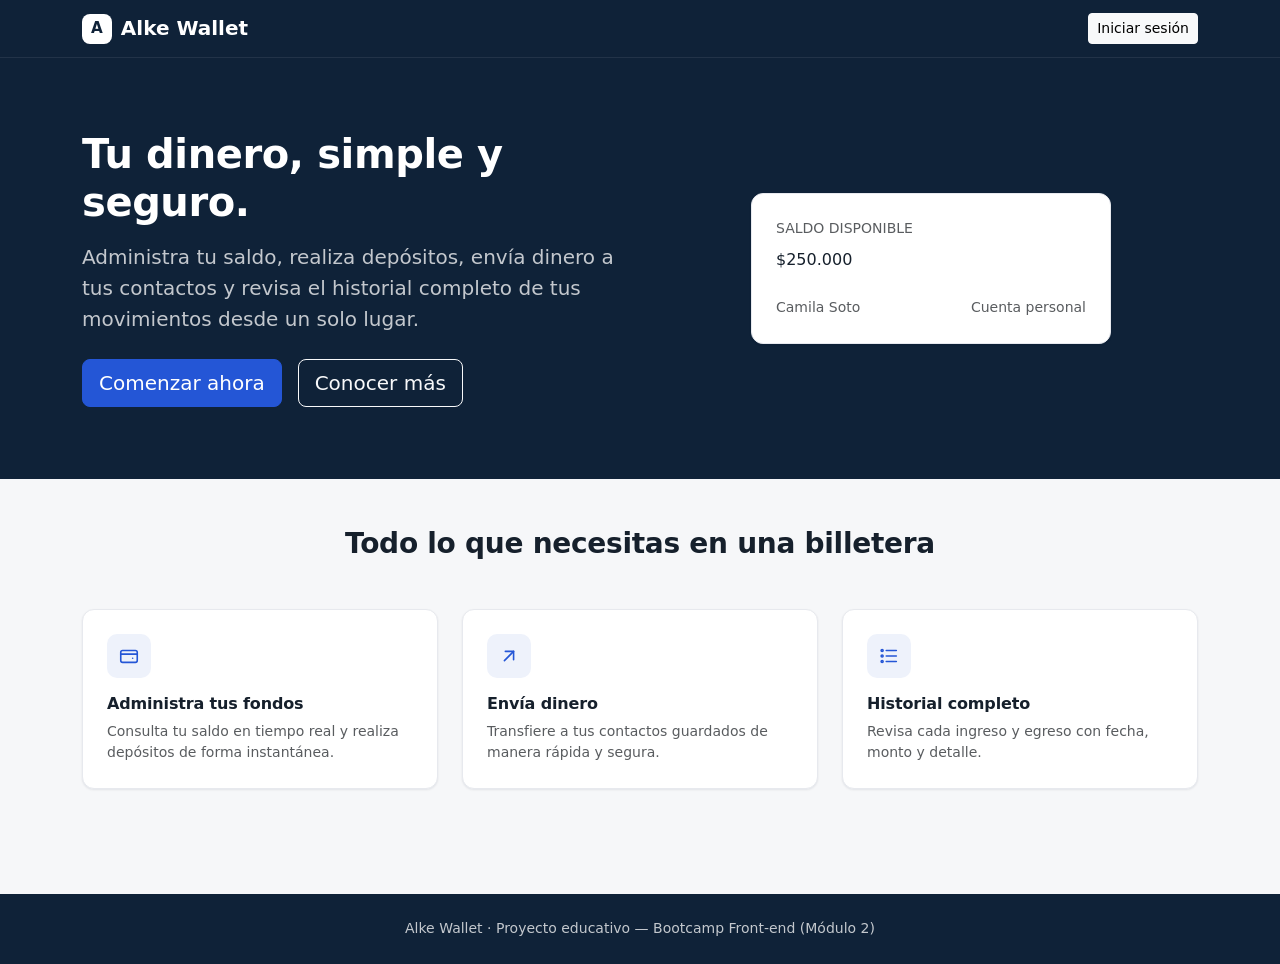
<file: index.html>
<!DOCTYPE html>
<html lang="es">
<head>
  <meta charset="UTF-8" />
  <meta name="viewport" content="width=device-width, initial-scale=1.0" />
  <meta name="description" content="Alke Wallet: billetera digital segura para administrar tus fondos, enviar dinero y revisar tus movimientos." />
  <title>Alke Wallet — Tu billetera digital</title>

  <link
    href="https://cdn.jsdelivr.net/npm/bootstrap@5.3.3/dist/css/bootstrap.min.css"
    rel="stylesheet"
    integrity="sha384-QWTKZyjpPEjISv5WaRU9OFeRpok6YctnYmDr5pNlyT2bRjXh0JMhjY6hW+ALEwIH"
    crossorigin="anonymous"
  />
  <link rel="stylesheet" href="css/styles.css" />
</head>
<body>
  <header>
    <nav class="navbar navbar-expand-lg panel-dark navbar-dark">
      <div class="container">
        <a class="navbar-brand brand-logo" href="index.html">
          <span class="brand-mark">A</span> Alke Wallet
        </a>
        <a href="login.html" class="btn btn-light btn-sm">Iniciar sesión</a>
      </div>
    </nav>
  </header>

  <main>
    <section class="panel-dark">
      <div class="container py-5">
        <div class="row align-items-center g-5 py-4">
          <div class="col-lg-6">
            <h1 class="display-6 fw-semibold">Tu dinero, simple y seguro.</h1>
            <p class="lead opacity-75 mt-3">
              Administra tu saldo, realiza depósitos, envía dinero a tus contactos
              y revisa el historial completo de tus movimientos desde un solo lugar.
            </p>
            <div class="d-flex gap-3 mt-4">
              <a href="login.html" class="btn btn-brand btn-lg">Comenzar ahora</a>
              <a href="#features" class="btn btn-outline-light btn-lg">Conocer más</a>
            </div>
          </div>
          <div class="col-lg-6">
            <div class="card-soft mx-auto p-4" style="max-width: 360px; color: var(--text);">
              <p class="text-uppercase small text-muted mb-2">Saldo disponible</p>
              <p class="balance-amount mb-4">$250.000</p>
              <div class="d-flex justify-content-between text-muted small">
                <span>Camila Soto</span>
                <span>Cuenta personal</span>
              </div>
            </div>
          </div>
        </div>
      </div>
    </section>

    <section id="features" class="container py-5">
      <h2 class="h3 fw-semibold text-center mb-5">Todo lo que necesitas en una billetera</h2>
      <div class="row g-4">
        <div class="col-md-4">
          <div class="card-soft p-4 h-100">
            <span class="icon-box mb-3">
              <svg viewBox="0 0 24 24" width="22" height="22" fill="none" stroke="currentColor" stroke-width="1.75" stroke-linecap="round" stroke-linejoin="round" aria-hidden="true">
                <rect x="3" y="6" width="18" height="13" rx="2" /><path d="M3 10h18" /><path d="M16 14.5h.01" />
              </svg>
            </span>
            <h3 class="h6 fw-semibold">Administra tus fondos</h3>
            <p class="text-muted small mb-0">Consulta tu saldo en tiempo real y realiza depósitos de forma instantánea.</p>
          </div>
        </div>
        <div class="col-md-4">
          <div class="card-soft p-4 h-100">
            <span class="icon-box mb-3">
              <svg viewBox="0 0 24 24" width="22" height="22" fill="none" stroke="currentColor" stroke-width="1.75" stroke-linecap="round" stroke-linejoin="round" aria-hidden="true">
                <line x1="7" y1="17" x2="17" y2="7" /><polyline points="8 7 17 7 17 16" />
              </svg>
            </span>
            <h3 class="h6 fw-semibold">Envía dinero</h3>
            <p class="text-muted small mb-0">Transfiere a tus contactos guardados de manera rápida y segura.</p>
          </div>
        </div>
        <div class="col-md-4">
          <div class="card-soft p-4 h-100">
            <span class="icon-box mb-3">
              <svg viewBox="0 0 24 24" width="22" height="22" fill="none" stroke="currentColor" stroke-width="1.75" stroke-linecap="round" stroke-linejoin="round" aria-hidden="true">
                <line x1="9" y1="6" x2="20" y2="6" /><line x1="9" y1="12" x2="20" y2="12" /><line x1="9" y1="18" x2="20" y2="18" />
                <circle cx="4.5" cy="6" r="1.1" /><circle cx="4.5" cy="12" r="1.1" /><circle cx="4.5" cy="18" r="1.1" />
              </svg>
            </span>
            <h3 class="h6 fw-semibold">Historial completo</h3>
            <p class="text-muted small mb-0">Revisa cada ingreso y egreso con fecha, monto y detalle.</p>
          </div>
        </div>
      </div>
    </section>
  </main>

  <footer class="panel-dark text-center py-4">
    <div class="container small opacity-75">
      <p class="mb-0">Alke Wallet · Proyecto educativo — Bootcamp Front-end (Módulo 2)</p>
    </div>
  </footer>

  <script
    src="https://cdn.jsdelivr.net/npm/bootstrap@5.3.3/dist/js/bootstrap.bundle.min.js"
    integrity="sha384-YvpcrYf0tY3lHB60NNkmXc5s9fDVZLESaAA55NDzOxhy9GkcIdslK1eN7N6jIeHz"
    crossorigin="anonymous"
  ></script>
</body>
</html>
</file>
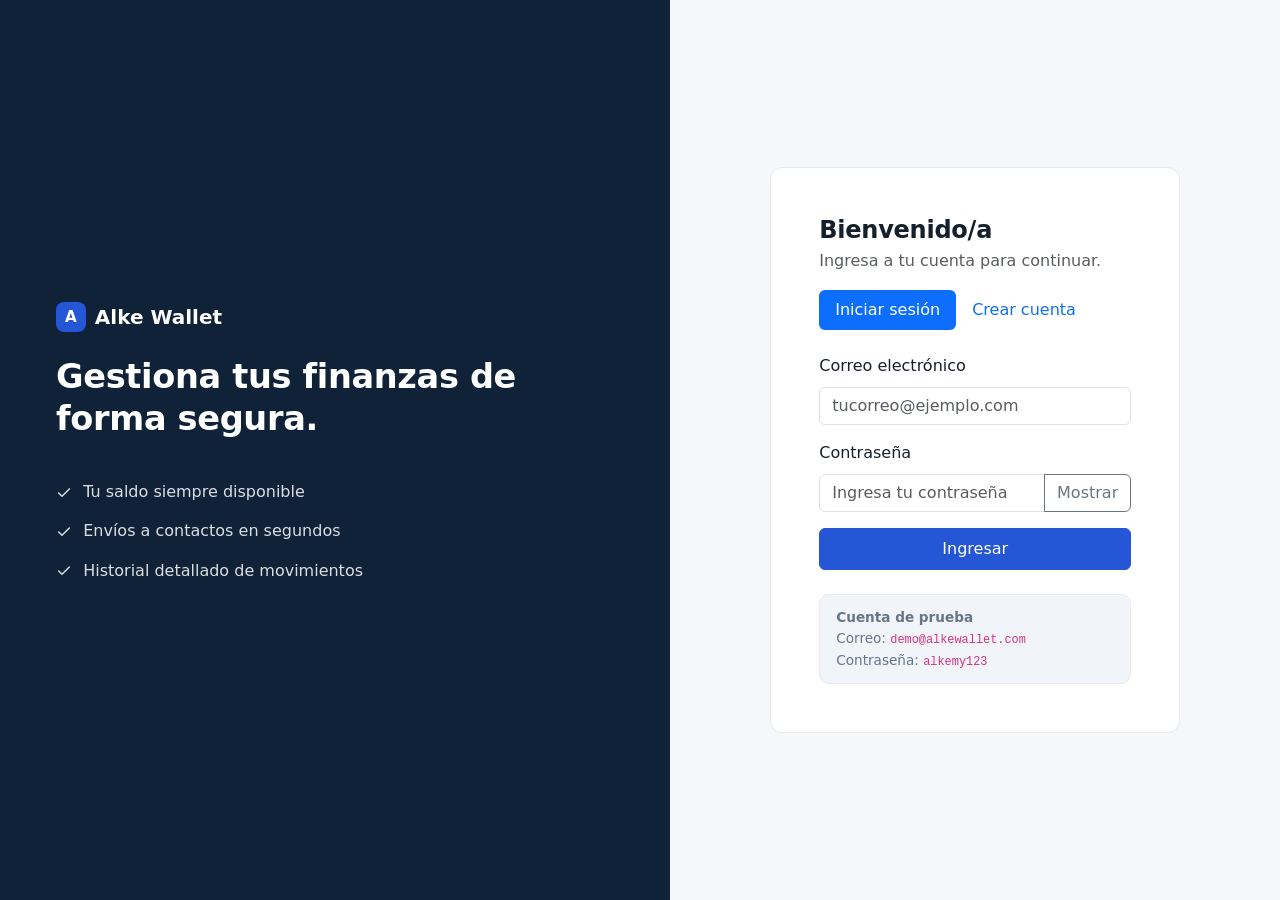
<file: deposit.html>
<!DOCTYPE html>
<html lang="es">
<head>
  <meta charset="UTF-8" />
  <meta name="viewport" content="width=device-width, initial-scale=1.0" />
  <meta name="description" content="Realiza un depósito de fondos en tu cuenta Alke Wallet." />
  <title>Depositar — Alke Wallet</title>

  <link
    href="https://cdn.jsdelivr.net/npm/bootstrap@5.3.3/dist/css/bootstrap.min.css"
    rel="stylesheet"
    integrity="sha384-QWTKZyjpPEjISv5WaRU9OFeRpok6YctnYmDr5pNlyT2bRjXh0JMhjY6hW+ALEwIH"
    crossorigin="anonymous"
  />
  <link rel="stylesheet" href="css/styles.css" />
</head>
<body>
  <header>
    <nav class="navbar navbar-expand-lg panel-dark navbar-dark sticky-top">
      <div class="container">
        <a class="navbar-brand brand-logo" href="menu.html">
          <span class="brand-mark">A</span> Alke Wallet
        </a>
        <button class="navbar-toggler" type="button" data-bs-toggle="collapse"
          data-bs-target="#mainNav" aria-controls="mainNav" aria-expanded="false"
          aria-label="Abrir menú de navegación">
          <span class="navbar-toggler-icon"></span>
        </button>
        <div class="collapse navbar-collapse" id="mainNav">
          <ul class="navbar-nav me-auto mb-2 mb-lg-0">
            <li class="nav-item"><a class="nav-link" href="menu.html">Inicio</a></li>
            <li class="nav-item"><a class="nav-link active" aria-current="page" href="deposit.html">Depositar</a></li>
            <li class="nav-item"><a class="nav-link" href="withdraw.html">Retirar</a></li>
            <li class="nav-item"><a class="nav-link" href="sendmoney.html">Enviar dinero</a></li>
            <li class="nav-item"><a class="nav-link" href="transactions.html">Movimientos</a></li>
          </ul>
          <div class="d-flex align-items-center gap-3">
            <span class="text-white-50">Hola, <strong class="text-white" data-user-name>Usuario</strong></span>
            <button id="logoutBtn" type="button" class="btn btn-outline-light btn-sm">Salir</button>
          </div>
        </div>
      </div>
    </nav>
  </header>

  <main class="container py-4 py-lg-5">
    <nav aria-label="breadcrumb">
      <ol class="breadcrumb">
        <li class="breadcrumb-item"><a href="menu.html">Inicio</a></li>
        <li class="breadcrumb-item active" aria-current="page">Depositar</li>
      </ol>
    </nav>

    <div class="row g-4 justify-content-center">
      <div class="col-lg-7">
        <div class="card-soft p-4 p-md-5">
          <h1 class="h4 fw-bold mb-1">Realizar un depósito</h1>
          <p class="text-muted">Agrega fondos a tu billetera de forma instantánea.</p>

          <div class="panel-dark rounded-3 p-3 mb-4 d-flex justify-content-between align-items-center">
            <span class="opacity-75">Saldo actual</span>
            <span class="h4 mb-0 fw-bold" id="currentBalance">$0</span>
          </div>

          <div id="depositAlert" class="alert d-none" role="alert"></div>

          <form id="depositForm" novalidate>
            <div class="mb-3">
              <label for="depositAmount" class="form-label">Monto a depositar</label>
              <div class="input-group">
                <span class="input-group-text">$</span>
                <input type="number" class="form-control" id="depositAmount"
                  placeholder="0" min="1" step="1" required />
                <div class="invalid-feedback">Ingresa un monto válido mayor a cero.</div>
              </div>
            </div>

            <div class="mb-3 d-flex flex-wrap gap-2" id="quickAmounts">
              <button type="button" class="btn btn-outline-secondary btn-sm" data-amount="10000">+ $10.000</button>
              <button type="button" class="btn btn-outline-secondary btn-sm" data-amount="20000">+ $20.000</button>
              <button type="button" class="btn btn-outline-secondary btn-sm" data-amount="50000">+ $50.000</button>
              <button type="button" class="btn btn-outline-secondary btn-sm" data-amount="100000">+ $100.000</button>
            </div>

            <div class="mb-4">
              <label for="depositConcept" class="form-label">Concepto (opcional)</label>
              <input type="text" class="form-control" id="depositConcept"
                placeholder="Ej: Recarga mensual" maxlength="60" />
            </div>

            <div class="d-flex gap-2">
              <button type="submit" class="btn btn-brand py-2 px-4">Realizar depósito</button>
              <a href="menu.html" class="btn btn-light py-2 px-4">Cancelar</a>
            </div>
          </form>
        </div>
      </div>
    </div>
  </main>

  <script
    src="https://cdn.jsdelivr.net/npm/bootstrap@5.3.3/dist/js/bootstrap.bundle.min.js"
    integrity="sha384-YvpcrYf0tY3lHB60NNkmXc5s9fDVZLESaAA55NDzOxhy9GkcIdslK1eN7N6jIeHz"
    crossorigin="anonymous"
  ></script>
  <script
    src="https://code.jquery.com/jquery-3.7.1.min.js"
    integrity="sha256-/JqT3SQfawRcv/BIHPThkBvs0OEvtFFmqPF/lYI/Cxo="
    crossorigin="anonymous"
  ></script>
  <script src="js/store.js"></script>
  <script src="js/utils.js"></script>
  <script src="js/session.js"></script>
  <script src="js/deposit.js"></script>
</body>
</html>
</file>
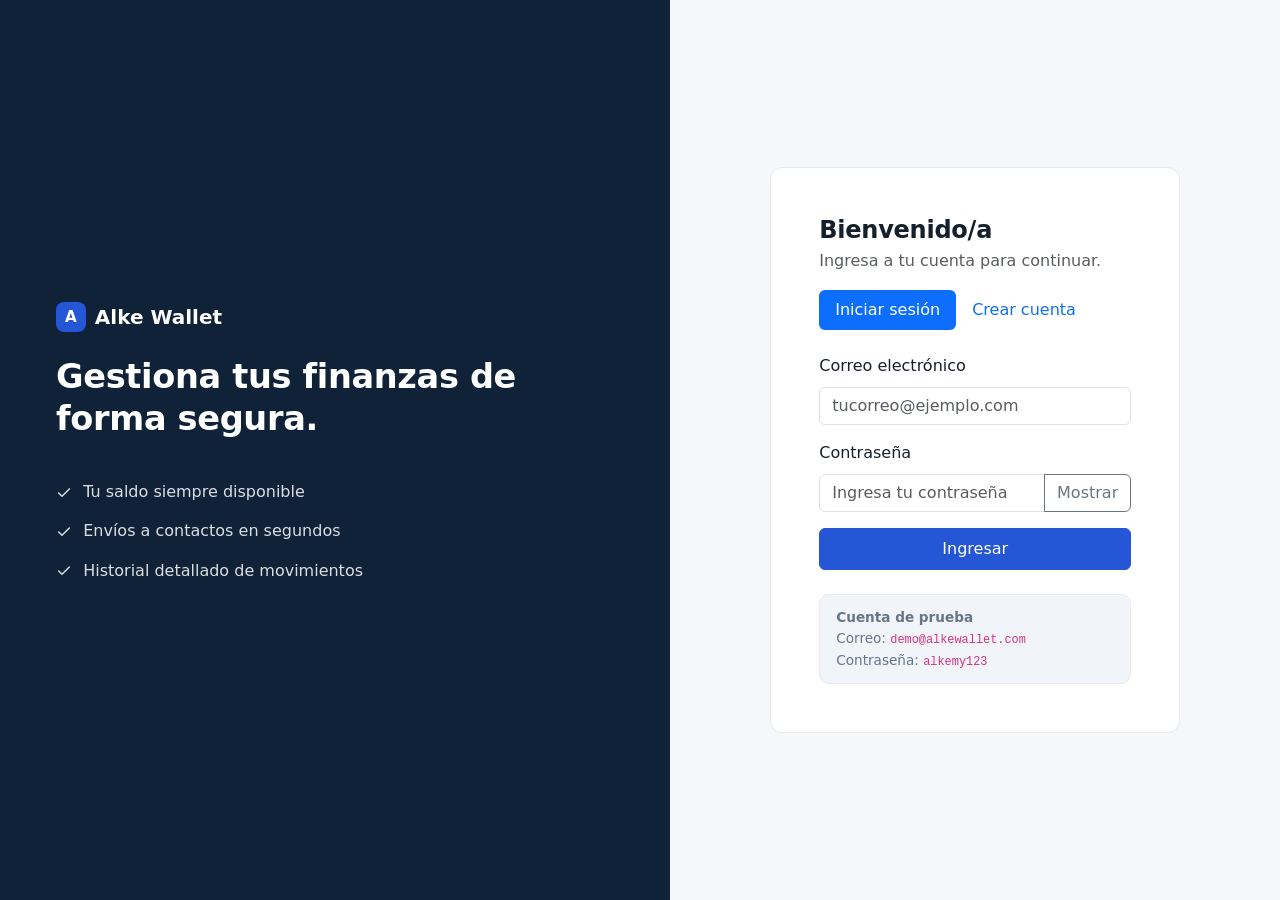
<file: login.html>
<!DOCTYPE html>
<html lang="es">
<head>
  <meta charset="UTF-8" />
  <meta name="viewport" content="width=device-width, initial-scale=1.0" />
  <meta name="description" content="Inicia sesión o crea tu cuenta en Alke Wallet." />
  <title>Iniciar sesión — Alke Wallet</title>

  <link
    href="https://cdn.jsdelivr.net/npm/bootstrap@5.3.3/dist/css/bootstrap.min.css"
    rel="stylesheet"
    integrity="sha384-QWTKZyjpPEjISv5WaRU9OFeRpok6YctnYmDr5pNlyT2bRjXh0JMhjY6hW+ALEwIH"
    crossorigin="anonymous"
  />
  <link rel="stylesheet" href="css/styles.css" />
</head>
<body>
  <div class="auth-wrapper">
    <aside class="auth-aside panel-dark">
      <a href="index.html" class="brand-logo h5 text-white text-decoration-none mb-4">
        <span class="brand-mark">A</span> Alke Wallet
      </a>
      <h1>Gestiona tus finanzas de forma segura.</h1>
      <ul class="feature-list">
        <li>
          <svg viewBox="0 0 24 24" width="16" height="16" fill="none" stroke="currentColor" stroke-width="2.2" stroke-linecap="round" stroke-linejoin="round" aria-hidden="true"><polyline points="20 6 9 17 4 12" /></svg>
          Tu saldo siempre disponible
        </li>
        <li>
          <svg viewBox="0 0 24 24" width="16" height="16" fill="none" stroke="currentColor" stroke-width="2.2" stroke-linecap="round" stroke-linejoin="round" aria-hidden="true"><polyline points="20 6 9 17 4 12" /></svg>
          Envíos a contactos en segundos
        </li>
        <li>
          <svg viewBox="0 0 24 24" width="16" height="16" fill="none" stroke="currentColor" stroke-width="2.2" stroke-linecap="round" stroke-linejoin="round" aria-hidden="true"><polyline points="20 6 9 17 4 12" /></svg>
          Historial detallado de movimientos
        </li>
      </ul>
    </aside>

    <section class="auth-form-panel">
      <div class="auth-card card-soft p-4 p-md-5">
        <h2 class="h4 fw-semibold mb-1">Bienvenido/a</h2>
        <p class="text-muted">Ingresa a tu cuenta para continuar.</p>

        <ul class="nav nav-pills mb-4" id="authTabs" role="tablist">
          <li class="nav-item" role="presentation">
            <button class="nav-link active" id="login-tab" data-bs-toggle="pill"
              data-bs-target="#login-pane" type="button" role="tab" aria-selected="true">
              Iniciar sesión
            </button>
          </li>
          <li class="nav-item" role="presentation">
            <button class="nav-link" id="register-tab" data-bs-toggle="pill"
              data-bs-target="#register-pane" type="button" role="tab" aria-selected="false">
              Crear cuenta
            </button>
          </li>
        </ul>

        <div id="authAlert" class="alert d-none" role="alert"></div>

        <div class="tab-content">
          <div class="tab-pane fade show active" id="login-pane" role="tabpanel">
            <form id="loginForm" novalidate>
              <div class="mb-3">
                <label for="loginEmail" class="form-label">Correo electrónico</label>
                <input type="email" class="form-control" id="loginEmail"
                  placeholder="tucorreo@ejemplo.com" required />
                <div class="invalid-feedback">Ingresa un correo válido.</div>
              </div>
              <div class="mb-3">
                <label for="loginPassword" class="form-label">Contraseña</label>
                <div class="input-group has-validation">
                  <input type="password" class="form-control" id="loginPassword"
                    placeholder="Ingresa tu contraseña" minlength="6" required />
                  <button class="btn btn-outline-secondary" type="button" id="togglePassword"
                    aria-label="Mostrar u ocultar contraseña">Mostrar</button>
                  <div class="invalid-feedback">La contraseña debe tener al menos 6 caracteres.</div>
                </div>
              </div>
              <button type="submit" class="btn btn-brand w-100 py-2">Ingresar</button>
            </form>

            <p class="demo-hint mt-4 mb-0">
              <strong>Cuenta de prueba</strong><br />
              Correo: <code>demo@alkewallet.com</code><br />
              Contraseña: <code>alkemy123</code>
            </p>
          </div>

          <div class="tab-pane fade" id="register-pane" role="tabpanel">
            <form id="registerForm" novalidate>
              <div class="mb-3">
                <label for="regName" class="form-label">Nombre completo</label>
                <input type="text" class="form-control" id="regName"
                  placeholder="Tu nombre" required minlength="3" />
                <div class="invalid-feedback">Ingresa tu nombre (mínimo 3 caracteres).</div>
              </div>
              <div class="mb-3">
                <label for="regEmail" class="form-label">Correo electrónico</label>
                <input type="email" class="form-control" id="regEmail"
                  placeholder="tucorreo@ejemplo.com" required />
                <div class="invalid-feedback">Ingresa un correo válido.</div>
              </div>
              <div class="mb-3">
                <label for="regPassword" class="form-label">Contraseña</label>
                <input type="password" class="form-control" id="regPassword"
                  placeholder="Mínimo 6 caracteres" minlength="6" required />
                <div class="invalid-feedback">La contraseña debe tener al menos 6 caracteres.</div>
              </div>
              <button type="submit" class="btn btn-brand w-100 py-2">Crear cuenta</button>
            </form>
          </div>
        </div>
      </div>
    </section>
  </div>

  <script
    src="https://cdn.jsdelivr.net/npm/bootstrap@5.3.3/dist/js/bootstrap.bundle.min.js"
    integrity="sha384-YvpcrYf0tY3lHB60NNkmXc5s9fDVZLESaAA55NDzOxhy9GkcIdslK1eN7N6jIeHz"
    crossorigin="anonymous"
  ></script>
  <script src="js/store.js"></script>
  <script src="js/login.js"></script>
</body>
</html>
</file>
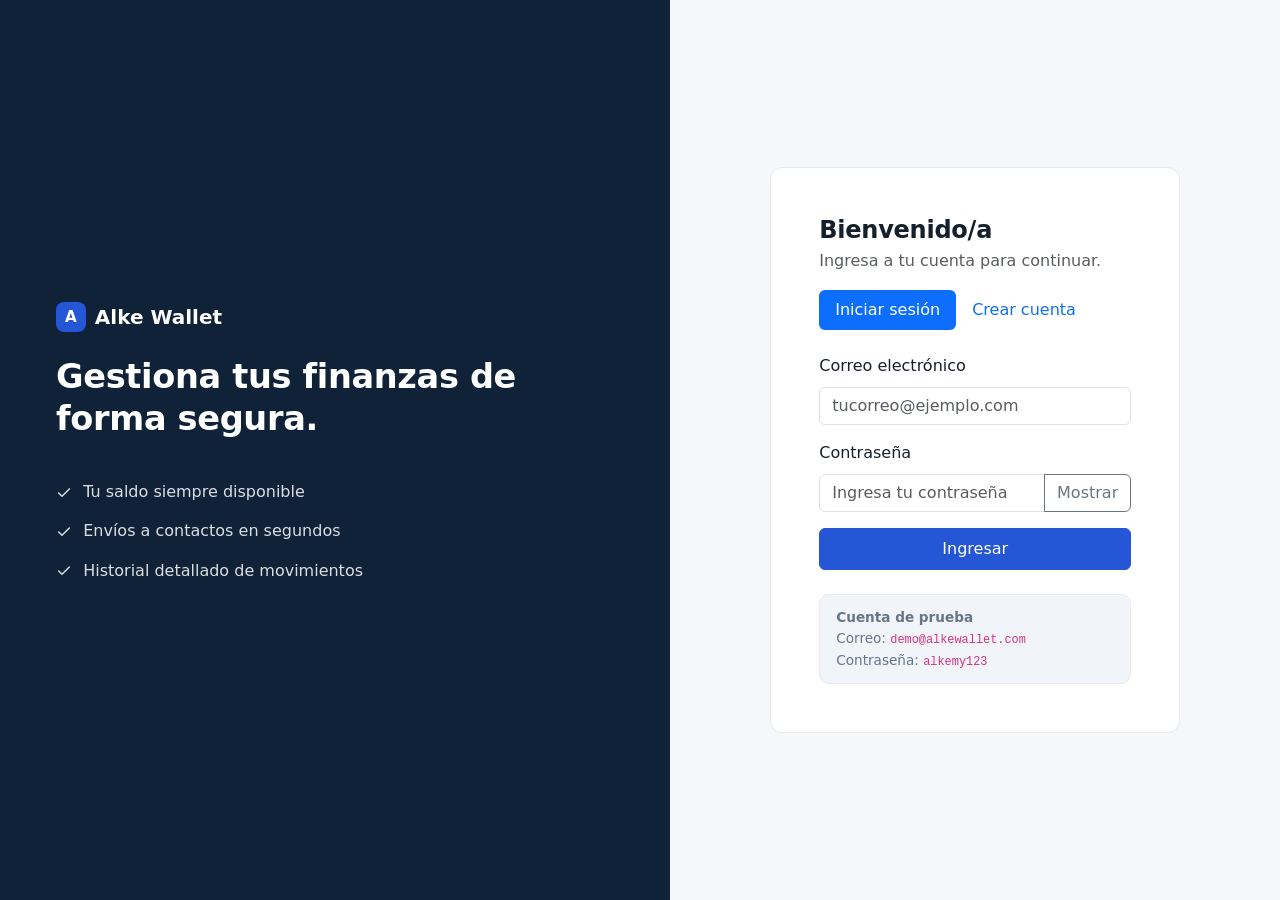
<file: menu.html>
<!DOCTYPE html>
<html lang="es">
<head>
  <meta charset="UTF-8" />
  <meta name="viewport" content="width=device-width, initial-scale=1.0" />
  <meta name="description" content="Panel principal de Alke Wallet: saldo y accesos rápidos." />
  <title>Inicio — Alke Wallet</title>

  <link
    href="https://cdn.jsdelivr.net/npm/bootstrap@5.3.3/dist/css/bootstrap.min.css"
    rel="stylesheet"
    integrity="sha384-QWTKZyjpPEjISv5WaRU9OFeRpok6YctnYmDr5pNlyT2bRjXh0JMhjY6hW+ALEwIH"
    crossorigin="anonymous"
  />
  <link rel="stylesheet" href="css/styles.css" />
</head>
<body>
  <header>
    <nav class="navbar navbar-expand-lg panel-dark navbar-dark sticky-top">
      <div class="container">
        <a class="navbar-brand brand-logo" href="menu.html">
          <span class="brand-mark">A</span> Alke Wallet
        </a>
        <button class="navbar-toggler" type="button" data-bs-toggle="collapse"
          data-bs-target="#mainNav" aria-controls="mainNav" aria-expanded="false"
          aria-label="Abrir menú de navegación">
          <span class="navbar-toggler-icon"></span>
        </button>
        <div class="collapse navbar-collapse" id="mainNav">
          <ul class="navbar-nav me-auto mb-2 mb-lg-0">
            <li class="nav-item"><a class="nav-link active" aria-current="page" href="menu.html">Inicio</a></li>
            <li class="nav-item"><a class="nav-link" href="deposit.html">Depositar</a></li>
            <li class="nav-item"><a class="nav-link" href="withdraw.html">Retirar</a></li>
            <li class="nav-item"><a class="nav-link" href="sendmoney.html">Enviar dinero</a></li>
            <li class="nav-item"><a class="nav-link" href="transactions.html">Movimientos</a></li>
          </ul>
          <div class="d-flex align-items-center gap-3">
            <span class="text-white-50">Hola, <strong class="text-white" data-user-name>Usuario</strong></span>
            <button id="logoutBtn" type="button" class="btn btn-outline-light btn-sm">Salir</button>
          </div>
        </div>
      </div>
    </nav>
  </header>

  <main class="container py-4 py-lg-5">
    <h1 class="h4 fw-semibold mb-4">Resumen de tu cuenta</h1>

    <div class="row g-4">
      <div class="col-lg-5">
        <div class="balance-card panel-dark h-100">
          <p class="text-uppercase small opacity-75 mb-2">Saldo disponible</p>
          <p class="balance-amount mb-4" id="balanceAmount">$0</p>
          <div class="d-flex justify-content-between opacity-75 small">
            <span data-user-name>Usuario</span>
            <span>Cuenta personal</span>
          </div>
        </div>
      </div>

      <div class="col-lg-7">
        <div class="row g-4 h-100">
          <div class="col-sm-6">
            <div class="card-soft p-4 h-100">
              <p class="text-muted small mb-1">Total ingresos</p>
              <p class="h4 fw-semibold amount-in mb-0" id="totalIn">$0</p>
            </div>
          </div>
          <div class="col-sm-6">
            <div class="card-soft p-4 h-100">
              <p class="text-muted small mb-1">Total egresos</p>
              <p class="h4 fw-semibold amount-out mb-0" id="totalOut">$0</p>
            </div>
          </div>
        </div>
      </div>
    </div>

    <h2 class="h6 fw-semibold text-uppercase text-muted mt-5 mb-3">Acciones rápidas</h2>
    <div class="row g-3" id="quickActions">
      <div class="col-6 col-md-3">
        <a class="quick-action card-soft" href="deposit.html">
          <span class="icon-box">
            <svg viewBox="0 0 24 24" width="22" height="22" fill="none" stroke="currentColor" stroke-width="1.75" stroke-linecap="round" stroke-linejoin="round" aria-hidden="true">
              <path d="M12 4v11" /><polyline points="7 11 12 16 17 11" /><line x1="5" y1="20" x2="19" y2="20" />
            </svg>
          </span>
          <span class="fw-medium">Depositar</span>
        </a>
      </div>
      <div class="col-6 col-md-3">
        <a class="quick-action card-soft" href="withdraw.html">
          <span class="icon-box">
            <svg viewBox="0 0 24 24" width="22" height="22" fill="none" stroke="currentColor" stroke-width="1.75" stroke-linecap="round" stroke-linejoin="round" aria-hidden="true">
              <path d="M12 20V9" /><polyline points="7 13 12 8 17 13" /><line x1="5" y1="4" x2="19" y2="4" />
            </svg>
          </span>
          <span class="fw-medium">Retirar</span>
        </a>
      </div>
      <div class="col-6 col-md-3">
        <a class="quick-action card-soft" href="sendmoney.html">
          <span class="icon-box">
            <svg viewBox="0 0 24 24" width="22" height="22" fill="none" stroke="currentColor" stroke-width="1.75" stroke-linecap="round" stroke-linejoin="round" aria-hidden="true">
              <line x1="7" y1="17" x2="17" y2="7" /><polyline points="8 7 17 7 17 16" />
            </svg>
          </span>
          <span class="fw-medium">Enviar dinero</span>
        </a>
      </div>
      <div class="col-6 col-md-3">
        <a class="quick-action card-soft" href="transactions.html">
          <span class="icon-box">
            <svg viewBox="0 0 24 24" width="22" height="22" fill="none" stroke="currentColor" stroke-width="1.75" stroke-linecap="round" stroke-linejoin="round" aria-hidden="true">
              <line x1="9" y1="6" x2="20" y2="6" /><line x1="9" y1="12" x2="20" y2="12" /><line x1="9" y1="18" x2="20" y2="18" />
              <circle cx="4.5" cy="6" r="1.1" /><circle cx="4.5" cy="12" r="1.1" /><circle cx="4.5" cy="18" r="1.1" />
            </svg>
          </span>
          <span class="fw-medium">Movimientos</span>
        </a>
      </div>
    </div>

    <div class="d-flex justify-content-between align-items-center mt-5 mb-3">
      <h2 class="h6 fw-semibold text-uppercase text-muted mb-0">Últimos movimientos</h2>
      <a href="transactions.html" class="small text-decoration-none">Ver todos</a>
    </div>
    <div class="card-soft">
      <ul class="list-group list-group-flush" id="recentList"></ul>
    </div>
  </main>

  <script
    src="https://cdn.jsdelivr.net/npm/bootstrap@5.3.3/dist/js/bootstrap.bundle.min.js"
    integrity="sha384-YvpcrYf0tY3lHB60NNkmXc5s9fDVZLESaAA55NDzOxhy9GkcIdslK1eN7N6jIeHz"
    crossorigin="anonymous"
  ></script>
  <script
    src="https://code.jquery.com/jquery-3.7.1.min.js"
    integrity="sha256-/JqT3SQfawRcv/BIHPThkBvs0OEvtFFmqPF/lYI/Cxo="
    crossorigin="anonymous"
  ></script>
  <script src="js/store.js"></script>
  <script src="js/utils.js"></script>
  <script src="js/session.js"></script>
  <script src="js/menu.js"></script>
</body>
</html>
</file>
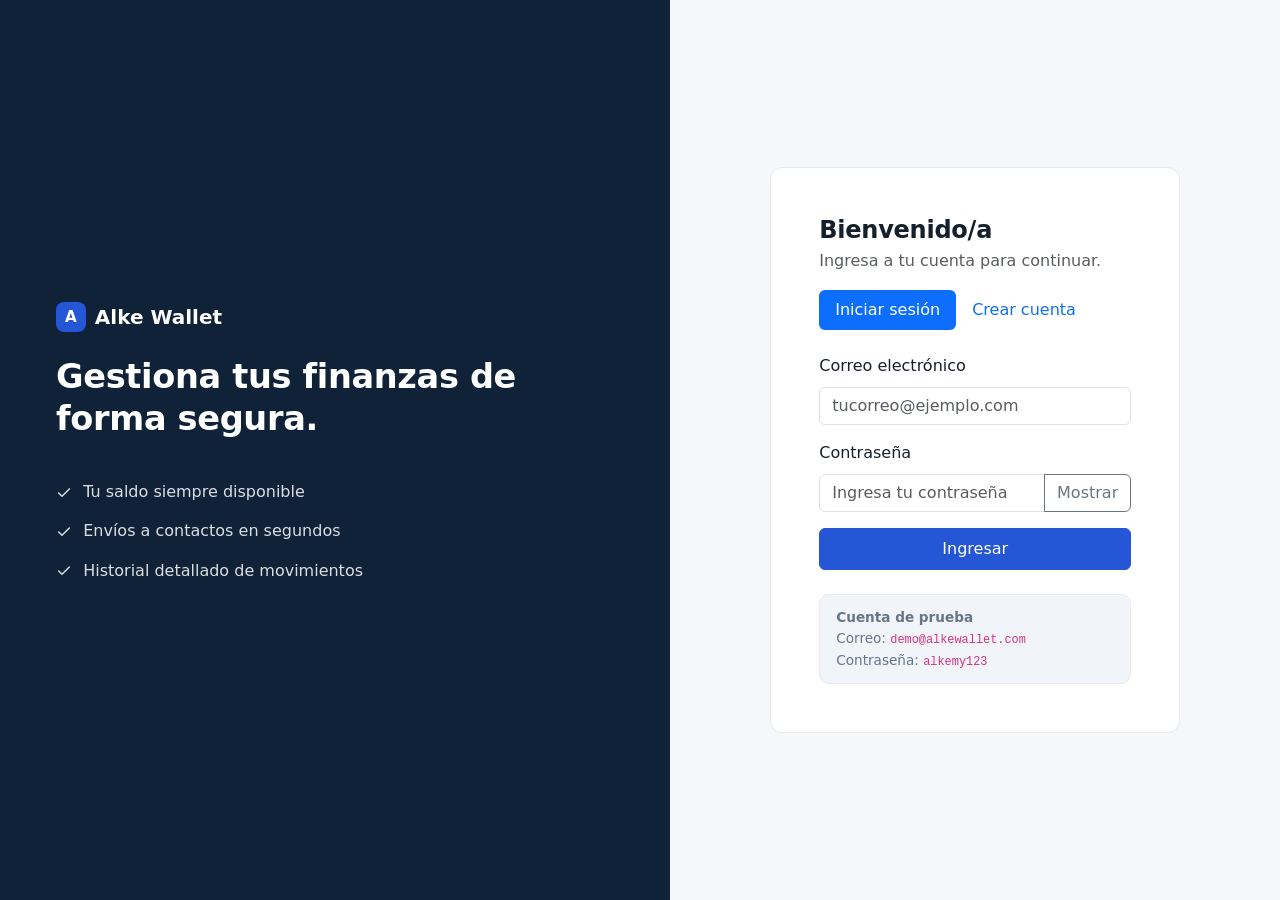
<file: sendmoney.html>
<!DOCTYPE html>
<html lang="es">
<head>
  <meta charset="UTF-8" />
  <meta name="viewport" content="width=device-width, initial-scale=1.0" />
  <meta name="description" content="Envía dinero a tus contactos de forma rápida y segura con Alke Wallet." />
  <title>Enviar dinero — Alke Wallet</title>

  <link
    href="https://cdn.jsdelivr.net/npm/bootstrap@5.3.3/dist/css/bootstrap.min.css"
    rel="stylesheet"
    integrity="sha384-QWTKZyjpPEjISv5WaRU9OFeRpok6YctnYmDr5pNlyT2bRjXh0JMhjY6hW+ALEwIH"
    crossorigin="anonymous"
  />
  <link rel="stylesheet" href="css/styles.css" />
</head>
<body>
  <header>
    <nav class="navbar navbar-expand-lg panel-dark navbar-dark sticky-top">
      <div class="container">
        <a class="navbar-brand brand-logo" href="menu.html">
          <span class="brand-mark">A</span> Alke Wallet
        </a>
        <button class="navbar-toggler" type="button" data-bs-toggle="collapse"
          data-bs-target="#mainNav" aria-controls="mainNav" aria-expanded="false"
          aria-label="Abrir menú de navegación">
          <span class="navbar-toggler-icon"></span>
        </button>
        <div class="collapse navbar-collapse" id="mainNav">
          <ul class="navbar-nav me-auto mb-2 mb-lg-0">
            <li class="nav-item"><a class="nav-link" href="menu.html">Inicio</a></li>
            <li class="nav-item"><a class="nav-link" href="deposit.html">Depositar</a></li>
            <li class="nav-item"><a class="nav-link" href="withdraw.html">Retirar</a></li>
            <li class="nav-item"><a class="nav-link active" aria-current="page" href="sendmoney.html">Enviar dinero</a></li>
            <li class="nav-item"><a class="nav-link" href="transactions.html">Movimientos</a></li>
          </ul>
          <div class="d-flex align-items-center gap-3">
            <span class="text-white-50">Hola, <strong class="text-white" data-user-name>Usuario</strong></span>
            <button id="logoutBtn" type="button" class="btn btn-outline-light btn-sm">Salir</button>
          </div>
        </div>
      </div>
    </nav>
  </header>

  <main class="container py-4 py-lg-5">
    <nav aria-label="breadcrumb">
      <ol class="breadcrumb">
        <li class="breadcrumb-item"><a href="menu.html">Inicio</a></li>
        <li class="breadcrumb-item active" aria-current="page">Enviar dinero</li>
      </ol>
    </nav>

    <div class="row g-4">
      <div class="col-lg-7">
        <div class="card-soft p-4 p-md-5">
          <h1 class="h4 fw-bold mb-1">Enviar dinero</h1>
          <p class="text-muted">Transfiere fondos a uno de tus contactos.</p>

          <div class="panel-dark rounded-3 p-3 mb-4 d-flex justify-content-between align-items-center">
            <span class="opacity-75">Saldo disponible</span>
            <span class="h5 mb-0 fw-bold" id="currentBalance">$0</span>
          </div>

          <div id="sendAlert" class="alert d-none" role="alert"></div>

          <form id="sendForm" novalidate>
            <div class="mb-3 position-relative">
              <label for="contactSearch" class="form-label">Buscar contacto</label>
              <input type="text" class="form-control" id="contactSearch"
                placeholder="Escribe un nombre o correo…" autocomplete="off" required />
              <ul class="list-group position-absolute w-100 shadow-sm d-none"
                id="autocompleteList" style="z-index: 20;"></ul>
              <div class="invalid-feedback">Selecciona un contacto válido de tu agenda.</div>
            </div>

            <div class="mb-3">
              <label for="sendAmount" class="form-label">Monto a enviar</label>
              <div class="input-group">
                <span class="input-group-text">$</span>
                <input type="number" class="form-control" id="sendAmount"
                  placeholder="0" min="1" step="1" required />
                <div class="invalid-feedback">Ingresa un monto válido mayor a cero.</div>
              </div>
            </div>

            <div class="mb-4">
              <label for="sendConcept" class="form-label">Concepto (opcional)</label>
              <input type="text" class="form-control" id="sendConcept"
                placeholder="Ej: Pago compartido" maxlength="60" />
            </div>

            <button type="submit" class="btn btn-brand py-2 px-4">Enviar transferencia</button>
          </form>
        </div>
      </div>

      <div class="col-lg-5">
        <div class="card-soft p-4 h-100">
          <div class="d-flex justify-content-between align-items-center mb-3">
            <h2 class="h5 fw-bold mb-0">Mis contactos</h2>
            <button type="button" class="btn btn-sm btn-brand"
              data-bs-toggle="modal" data-bs-target="#addContactModal">
              + Agregar
            </button>
          </div>
          <ul class="list-group list-group-flush" id="contactList"></ul>
        </div>
      </div>
    </div>
  </main>

  <div class="modal fade" id="addContactModal" tabindex="-1" aria-labelledby="addContactLabel" aria-hidden="true">
    <div class="modal-dialog">
      <div class="modal-content">
        <form id="contactForm" novalidate>
          <div class="modal-header">
            <h2 class="modal-title h5" id="addContactLabel">Agregar nuevo contacto</h2>
            <button type="button" class="btn-close" data-bs-dismiss="modal" aria-label="Cerrar"></button>
          </div>
          <div class="modal-body">
            <div id="contactAlert" class="alert d-none" role="alert"></div>
            <div class="mb-3">
              <label for="contactName" class="form-label">Nombre</label>
              <input type="text" class="form-control" id="contactName"
                placeholder="Nombre del contacto" required minlength="3" />
              <div class="invalid-feedback">Ingresa un nombre (mínimo 3 caracteres).</div>
            </div>
            <div class="mb-3">
              <label for="contactAccount" class="form-label">Cuenta / correo</label>
              <input type="text" class="form-control" id="contactAccount"
                placeholder="correo@ejemplo.com" required />
              <div class="invalid-feedback">Ingresa la cuenta o correo del contacto.</div>
            </div>
          </div>
          <div class="modal-footer">
            <button type="button" class="btn btn-light" data-bs-dismiss="modal">Cancelar</button>
            <button type="submit" class="btn btn-brand">Guardar contacto</button>
          </div>
        </form>
      </div>
    </div>
  </div>

  <script
    src="https://cdn.jsdelivr.net/npm/bootstrap@5.3.3/dist/js/bootstrap.bundle.min.js"
    integrity="sha384-YvpcrYf0tY3lHB60NNkmXc5s9fDVZLESaAA55NDzOxhy9GkcIdslK1eN7N6jIeHz"
    crossorigin="anonymous"
  ></script>
  <script
    src="https://code.jquery.com/jquery-3.7.1.min.js"
    integrity="sha256-/JqT3SQfawRcv/BIHPThkBvs0OEvtFFmqPF/lYI/Cxo="
    crossorigin="anonymous"
  ></script>
  <script src="js/store.js"></script>
  <script src="js/utils.js"></script>
  <script src="js/session.js"></script>
  <script src="js/sendmoney.js"></script>
</body>
</html>
</file>
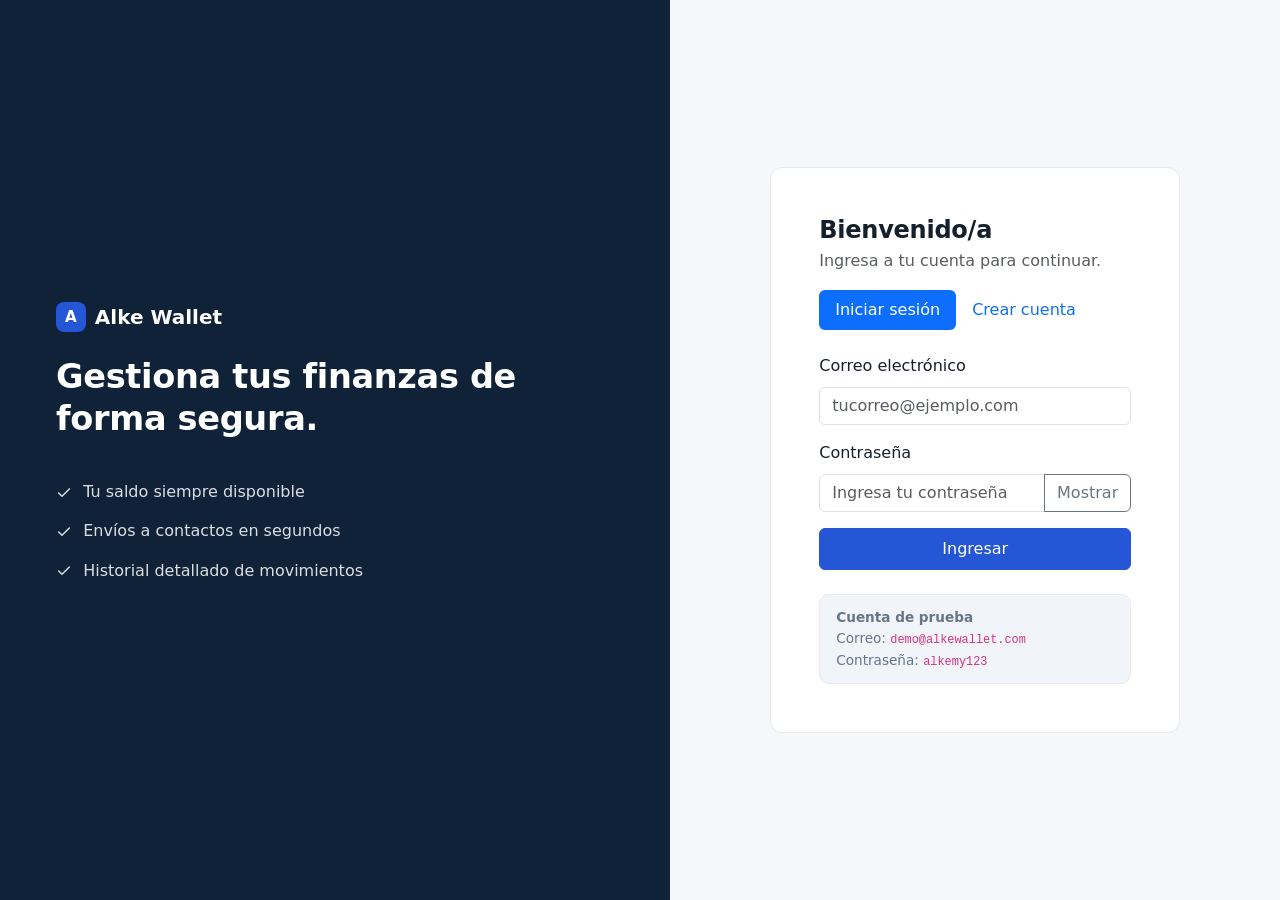
<file: transactions.html>
<!DOCTYPE html>
<html lang="es">
<head>
  <meta charset="UTF-8" />
  <meta name="viewport" content="width=device-width, initial-scale=1.0" />
  <meta name="description" content="Historial completo de tus movimientos en Alke Wallet." />
  <title>Movimientos — Alke Wallet</title>

  <link
    href="https://cdn.jsdelivr.net/npm/bootstrap@5.3.3/dist/css/bootstrap.min.css"
    rel="stylesheet"
    integrity="sha384-QWTKZyjpPEjISv5WaRU9OFeRpok6YctnYmDr5pNlyT2bRjXh0JMhjY6hW+ALEwIH"
    crossorigin="anonymous"
  />
  <link rel="stylesheet" href="css/styles.css" />
</head>
<body>
  <header>
    <nav class="navbar navbar-expand-lg panel-dark navbar-dark sticky-top">
      <div class="container">
        <a class="navbar-brand brand-logo" href="menu.html">
          <span class="brand-mark">A</span> Alke Wallet
        </a>
        <button class="navbar-toggler" type="button" data-bs-toggle="collapse"
          data-bs-target="#mainNav" aria-controls="mainNav" aria-expanded="false"
          aria-label="Abrir menú de navegación">
          <span class="navbar-toggler-icon"></span>
        </button>
        <div class="collapse navbar-collapse" id="mainNav">
          <ul class="navbar-nav me-auto mb-2 mb-lg-0">
            <li class="nav-item"><a class="nav-link" href="menu.html">Inicio</a></li>
            <li class="nav-item"><a class="nav-link" href="deposit.html">Depositar</a></li>
            <li class="nav-item"><a class="nav-link" href="withdraw.html">Retirar</a></li>
            <li class="nav-item"><a class="nav-link" href="sendmoney.html">Enviar dinero</a></li>
            <li class="nav-item"><a class="nav-link active" aria-current="page" href="transactions.html">Movimientos</a></li>
          </ul>
          <div class="d-flex align-items-center gap-3">
            <span class="text-white-50">Hola, <strong class="text-white" data-user-name>Usuario</strong></span>
            <button id="logoutBtn" type="button" class="btn btn-outline-light btn-sm">Salir</button>
          </div>
        </div>
      </div>
    </nav>
  </header>

  <main class="container py-4 py-lg-5">
    <nav aria-label="breadcrumb">
      <ol class="breadcrumb">
        <li class="breadcrumb-item"><a href="menu.html">Inicio</a></li>
        <li class="breadcrumb-item active" aria-current="page">Movimientos</li>
      </ol>
    </nav>

    <div class="d-flex flex-wrap justify-content-between align-items-center gap-2 mb-4">
      <h1 class="h4 fw-bold mb-0">Últimos movimientos</h1>

      <div class="btn-group" role="group" aria-label="Filtrar movimientos" id="txFilters">
        <button type="button" class="btn btn-sm btn-brand" data-filter="all">Todos</button>
        <button type="button" class="btn btn-sm btn-outline-secondary" data-filter="in">Ingresos</button>
        <button type="button" class="btn btn-sm btn-outline-secondary" data-filter="out">Egresos</button>
      </div>
    </div>

    <div class="row g-3 mb-4">
      <div class="col-md-4">
        <div class="card-soft p-3">
          <p class="small text-muted mb-1">Saldo actual</p>
          <p class="h5 fw-bold mb-0" id="balanceAmount">$0</p>
        </div>
      </div>
      <div class="col-md-4">
        <div class="card-soft p-3">
          <p class="small text-muted mb-1">Ingresos</p>
          <p class="h5 fw-bold amount-in mb-0" id="totalIn">$0</p>
        </div>
      </div>
      <div class="col-md-4">
        <div class="card-soft p-3">
          <p class="small text-muted mb-1">Egresos</p>
          <p class="h5 fw-bold amount-out mb-0" id="totalOut">$0</p>
        </div>
      </div>
    </div>

    <div class="card-soft p-2 p-md-3">
      <div class="table-responsive">
        <table class="table align-middle mb-0">
          <thead>
            <tr class="text-muted small">
              <th scope="col">Tipo</th>
              <th scope="col">Concepto</th>
              <th scope="col">Detalle</th>
              <th scope="col">Fecha</th>
              <th scope="col" class="text-end">Monto</th>
            </tr>
          </thead>
          <tbody id="txTableBody"></tbody>
        </table>
      </div>
      <div id="emptyState" class="empty-state d-none">
        <p class="mb-0">No hay movimientos para mostrar.</p>
      </div>
    </div>
  </main>

  <script
    src="https://cdn.jsdelivr.net/npm/bootstrap@5.3.3/dist/js/bootstrap.bundle.min.js"
    integrity="sha384-YvpcrYf0tY3lHB60NNkmXc5s9fDVZLESaAA55NDzOxhy9GkcIdslK1eN7N6jIeHz"
    crossorigin="anonymous"
  ></script>
  <script
    src="https://code.jquery.com/jquery-3.7.1.min.js"
    integrity="sha256-/JqT3SQfawRcv/BIHPThkBvs0OEvtFFmqPF/lYI/Cxo="
    crossorigin="anonymous"
  ></script>
  <script src="js/store.js"></script>
  <script src="js/utils.js"></script>
  <script src="js/session.js"></script>
  <script src="js/transactions.js"></script>
</body>
</html>
</file>
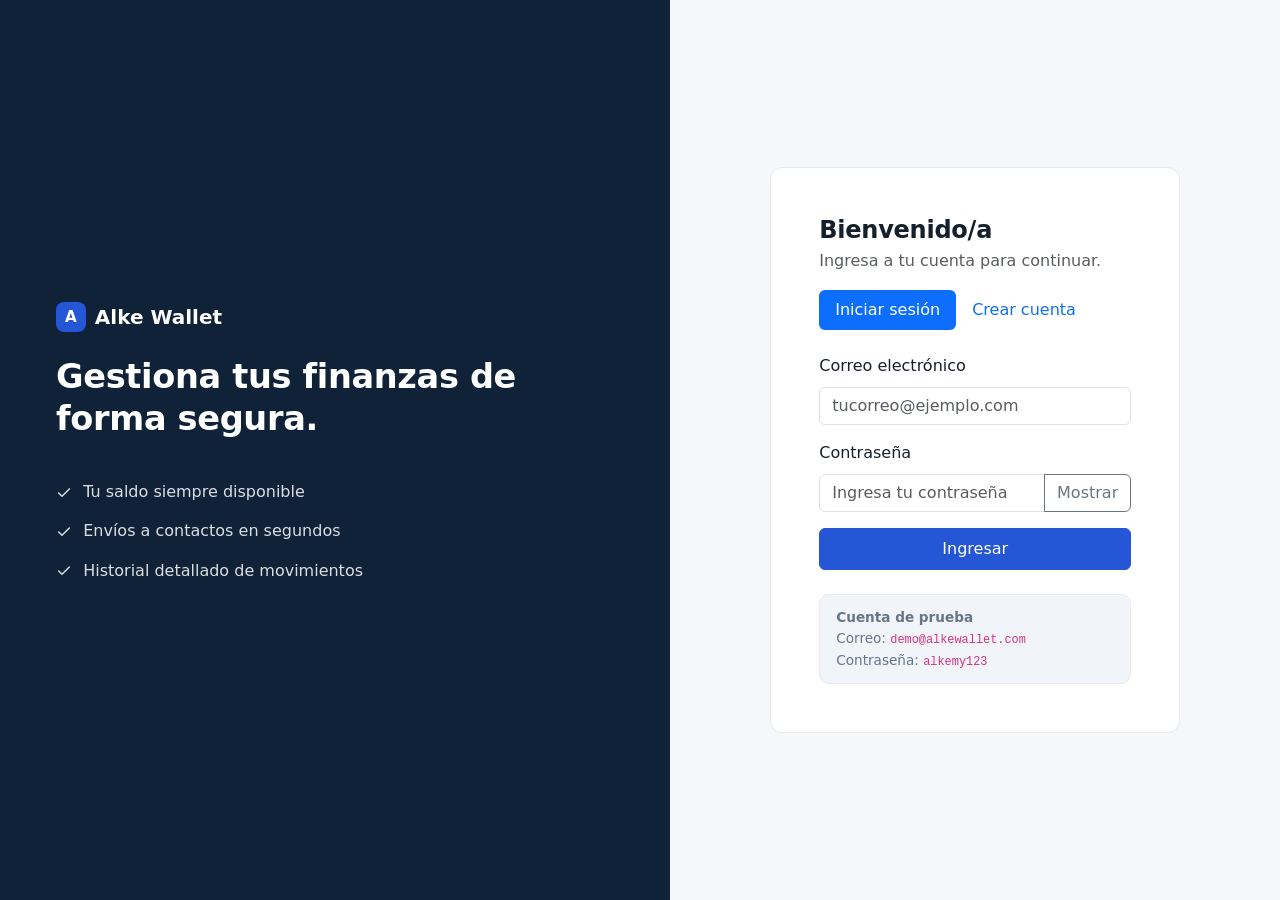
<file: withdraw.html>
<!DOCTYPE html>
<html lang="es">
<head>
  <meta charset="UTF-8" />
  <meta name="viewport" content="width=device-width, initial-scale=1.0" />
  <meta name="description" content="Retira fondos de tu cuenta Alke Wallet." />
  <title>Retirar — Alke Wallet</title>

  <link
    href="https://cdn.jsdelivr.net/npm/bootstrap@5.3.3/dist/css/bootstrap.min.css"
    rel="stylesheet"
    integrity="sha384-QWTKZyjpPEjISv5WaRU9OFeRpok6YctnYmDr5pNlyT2bRjXh0JMhjY6hW+ALEwIH"
    crossorigin="anonymous"
  />
  <link rel="stylesheet" href="css/styles.css" />
</head>
<body>
  <header>
    <nav class="navbar navbar-expand-lg panel-dark navbar-dark sticky-top">
      <div class="container">
        <a class="navbar-brand brand-logo" href="menu.html">
          <span class="brand-mark">A</span> Alke Wallet
        </a>
        <button class="navbar-toggler" type="button" data-bs-toggle="collapse"
          data-bs-target="#mainNav" aria-controls="mainNav" aria-expanded="false"
          aria-label="Abrir menú de navegación">
          <span class="navbar-toggler-icon"></span>
        </button>
        <div class="collapse navbar-collapse" id="mainNav">
          <ul class="navbar-nav me-auto mb-2 mb-lg-0">
            <li class="nav-item"><a class="nav-link" href="menu.html">Inicio</a></li>
            <li class="nav-item"><a class="nav-link" href="deposit.html">Depositar</a></li>
            <li class="nav-item"><a class="nav-link active" aria-current="page" href="withdraw.html">Retirar</a></li>
            <li class="nav-item"><a class="nav-link" href="sendmoney.html">Enviar dinero</a></li>
            <li class="nav-item"><a class="nav-link" href="transactions.html">Movimientos</a></li>
          </ul>
          <div class="d-flex align-items-center gap-3">
            <span class="text-white-50">Hola, <strong class="text-white" data-user-name>Usuario</strong></span>
            <button id="logoutBtn" type="button" class="btn btn-outline-light btn-sm">Salir</button>
          </div>
        </div>
      </div>
    </nav>
  </header>

  <main class="container py-4 py-lg-5">
    <nav aria-label="breadcrumb">
      <ol class="breadcrumb">
        <li class="breadcrumb-item"><a href="menu.html">Inicio</a></li>
        <li class="breadcrumb-item active" aria-current="page">Retirar</li>
      </ol>
    </nav>

    <div class="row g-4 justify-content-center">
      <div class="col-lg-7">
        <div class="card-soft p-4 p-md-5">
          <h1 class="h4 fw-semibold mb-1">Retirar fondos</h1>
          <p class="text-muted">Retira dinero de tu billetera hacia tu cuenta bancaria.</p>

          <div class="panel-dark rounded-3 p-3 mb-4 d-flex justify-content-between align-items-center">
            <span class="opacity-75">Saldo disponible</span>
            <span class="h4 mb-0 fw-bold" id="currentBalance">$0</span>
          </div>

          <div id="withdrawAlert" class="alert d-none" role="alert"></div>

          <form id="withdrawForm" novalidate>
            <div class="mb-3">
              <label for="withdrawAmount" class="form-label">Monto a retirar</label>
              <div class="input-group">
                <span class="input-group-text">$</span>
                <input type="number" class="form-control" id="withdrawAmount"
                  placeholder="0" min="1" step="1" required />
                <div class="invalid-feedback">Ingresa un monto válido mayor a cero.</div>
              </div>
            </div>

            <div class="mb-3 d-flex flex-wrap gap-2" id="quickAmounts">
              <button type="button" class="btn btn-outline-secondary btn-sm" data-amount="10000">+ $10.000</button>
              <button type="button" class="btn btn-outline-secondary btn-sm" data-amount="20000">+ $20.000</button>
              <button type="button" class="btn btn-outline-secondary btn-sm" data-amount="50000">+ $50.000</button>
              <button type="button" class="btn btn-outline-secondary btn-sm" data-amount="100000">+ $100.000</button>
            </div>

            <div class="mb-4">
              <label for="withdrawConcept" class="form-label">Concepto (opcional)</label>
              <input type="text" class="form-control" id="withdrawConcept"
                placeholder="Ej: Retiro cajero" maxlength="60" />
            </div>

            <div class="d-flex gap-2">
              <button type="submit" class="btn btn-brand py-2 px-4">Realizar retiro</button>
              <a href="menu.html" class="btn btn-light py-2 px-4">Cancelar</a>
            </div>
          </form>
        </div>
      </div>
    </div>
  </main>

  <script
    src="https://cdn.jsdelivr.net/npm/bootstrap@5.3.3/dist/js/bootstrap.bundle.min.js"
    integrity="sha384-YvpcrYf0tY3lHB60NNkmXc5s9fDVZLESaAA55NDzOxhy9GkcIdslK1eN7N6jIeHz"
    crossorigin="anonymous"
  ></script>
  <script
    src="https://code.jquery.com/jquery-3.7.1.min.js"
    integrity="sha256-/JqT3SQfawRcv/BIHPThkBvs0OEvtFFmqPF/lYI/Cxo="
    crossorigin="anonymous"
  ></script>
  <script src="js/store.js"></script>
  <script src="js/utils.js"></script>
  <script src="js/session.js"></script>
  <script src="js/withdraw.js"></script>
</body>
</html>
</file>
<file: css/styles.css>
/* Estilos propios de Alke Wallet. Bootstrap pone la base; aquí va la marca. */

:root {
  --ink: #0f2238;
  --primary: #2456d6;
  --primary-hover: #1d49b8;
  --up: #15803d;
  --down: #b42318;

  --bg: #f6f7f9;
  --surface: #ffffff;
  --text: #16202c;
  --muted: #66758a;
  --border: #e7e9ee;

  --radius: 12px;
  --shadow: 0 1px 2px rgba(16, 32, 56, 0.05), 0 1px 3px rgba(16, 32, 56, 0.04);

  --font-base: 'Segoe UI', system-ui, -apple-system, Roboto, Helvetica, Arial, sans-serif;
}

* {
  box-sizing: border-box;
}

body {
  margin: 0;
  font-family: var(--font-base);
  color: var(--text);
  background-color: var(--bg);
  line-height: 1.55;
}

main {
  min-height: calc(100vh - 64px);
}

a {
  color: var(--primary);
}

h1, h2, h3 {
  letter-spacing: -0.01em;
}

.text-money {
  color: var(--up);
}

/* Paneles oscuros (navbar, hero, tarjeta de saldo): color plano, sin gradiente. */
.panel-dark {
  background: var(--ink);
  color: #fff;
}

.brand-logo {
  font-weight: 600;
  display: inline-flex;
  align-items: center;
  gap: 0.55rem;
}

.brand-logo .brand-mark {
  display: inline-grid;
  place-items: center;
  width: 30px;
  height: 30px;
  border-radius: 8px;
  background: var(--primary);
  color: #fff;
  font-weight: 700;
  font-size: 0.95rem;
}

.btn-brand {
  background-color: var(--primary);
  border-color: var(--primary);
  color: #fff;
  font-weight: 500;
}

.btn-brand:hover,
.btn-brand:focus {
  background-color: var(--primary-hover);
  border-color: var(--primary-hover);
  color: #fff;
}

.card-soft {
  background: var(--surface);
  border: 1px solid var(--border);
  border-radius: var(--radius);
  box-shadow: var(--shadow);
}

/* Navbar plana sobre fondo ink. */
.navbar.panel-dark {
  border-bottom: 1px solid rgba(255, 255, 255, 0.08);
}

.navbar.panel-dark .brand-mark {
  background: #fff;
  color: var(--ink);
}

.navbar .nav-link {
  font-weight: 400;
}

/* Cajita de ícono reutilizable (SVG de línea). */
.icon-box {
  display: grid;
  place-items: center;
  width: 44px;
  height: 44px;
  border-radius: 10px;
  background: #eef2fb;
  color: var(--primary);
}

/* Avatar con la inicial del contacto. */
.avatar {
  display: grid;
  place-items: center;
  width: 40px;
  height: 40px;
  border-radius: 50%;
  background: #eef1f5;
  color: var(--ink);
  font-weight: 600;
  flex-shrink: 0;
}

/* Login: dos columnas en escritorio, una sola en móvil. */
.auth-wrapper {
  min-height: 100vh;
  display: grid;
  grid-template-columns: 1.1fr 1fr;
}

.auth-aside {
  padding: 3.5rem;
  display: flex;
  flex-direction: column;
  justify-content: center;
}

.auth-aside h1 {
  font-size: 2.1rem;
  font-weight: 600;
  line-height: 1.25;
}

.auth-aside .feature-list {
  list-style: none;
  padding: 0;
  margin: 2rem 0 0;
}

.auth-aside .feature-list li {
  display: flex;
  align-items: center;
  gap: 0.7rem;
  margin-bottom: 0.9rem;
  color: rgba(255, 255, 255, 0.85);
}

.auth-form-panel {
  display: flex;
  align-items: center;
  justify-content: center;
  padding: 2rem;
}

.auth-card {
  width: 100%;
  max-width: 410px;
  box-shadow: none;
}

.demo-hint {
  font-size: 0.85rem;
  background: #f1f4f9;
  border: 1px solid var(--border);
  border-radius: 10px;
  padding: 0.75rem 1rem;
  color: var(--muted);
}

/* Tarjeta de saldo. */
.balance-card {
  border-radius: var(--radius);
  padding: 1.75rem;
}

.balance-card .balance-amount {
  font-size: 2.4rem;
  font-weight: 600;
  letter-spacing: -0.02em;
}

/* Accesos rápidos. */
.quick-action {
  display: flex;
  align-items: center;
  gap: 0.9rem;
  padding: 1.1rem 1.25rem;
  text-decoration: none;
  color: var(--text);
  height: 100%;
  transition: border-color 0.15s ease, box-shadow 0.15s ease;
}

.quick-action:hover {
  border-color: var(--primary);
  color: var(--primary);
}

/* Montos. */
.amount-in {
  color: var(--up);
  font-weight: 600;
}

.amount-out {
  color: var(--down);
  font-weight: 600;
}

/* Etiqueta de tipo en el historial. */
.tx-type {
  font-weight: 500;
}

.contact-item {
  cursor: pointer;
  transition: background 0.15s ease;
}

.contact-item:hover {
  background: #f4f6fa;
}

.empty-state {
  text-align: center;
  color: var(--muted);
  padding: 3rem 1rem;
}

/* Tabla de movimientos. */
.table > :not(caption) > * > * {
  padding: 0.85rem 0.75rem;
}

thead th {
  font-weight: 500;
  text-transform: uppercase;
  font-size: 0.72rem;
  letter-spacing: 0.04em;
  color: var(--muted);
}

@media (max-width: 768px) {
  .auth-wrapper {
    grid-template-columns: 1fr;
  }

  .auth-aside {
    display: none;
  }

  .balance-card .balance-amount {
    font-size: 2rem;
  }
}
</file>
